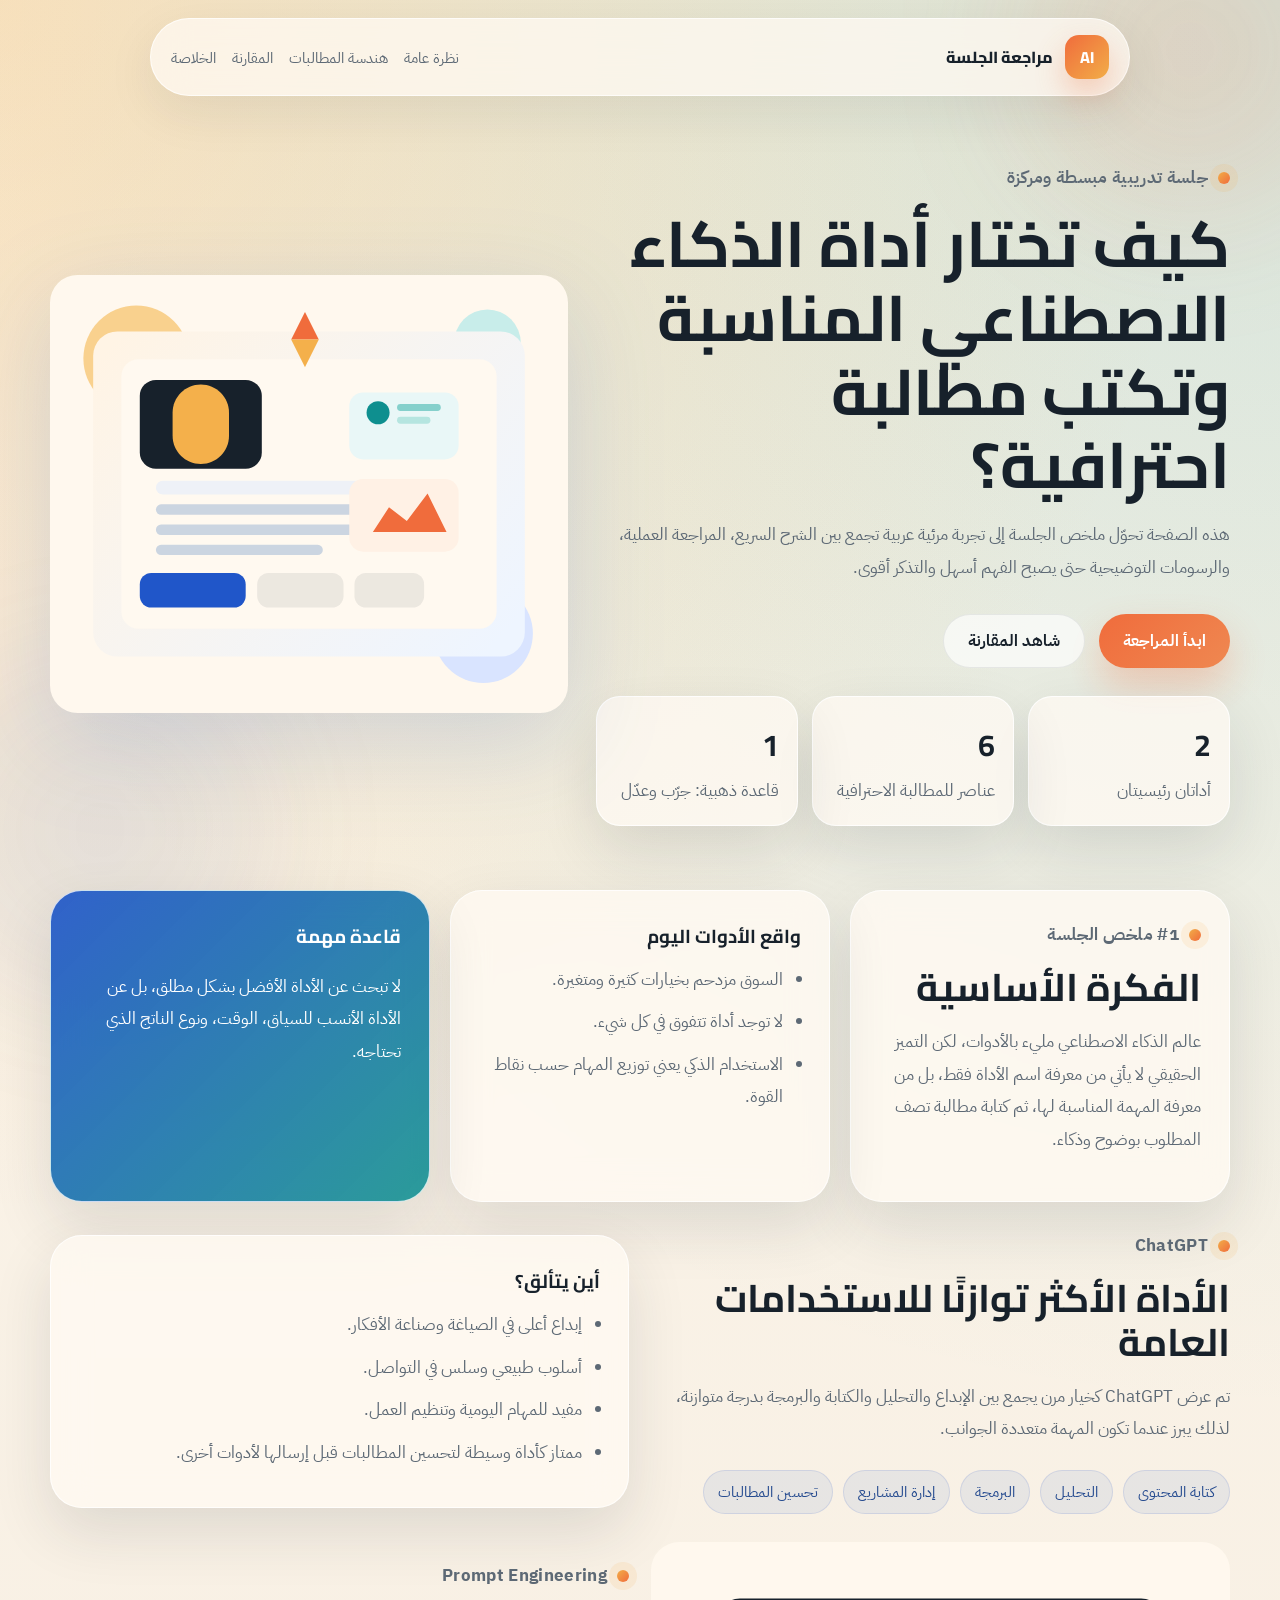
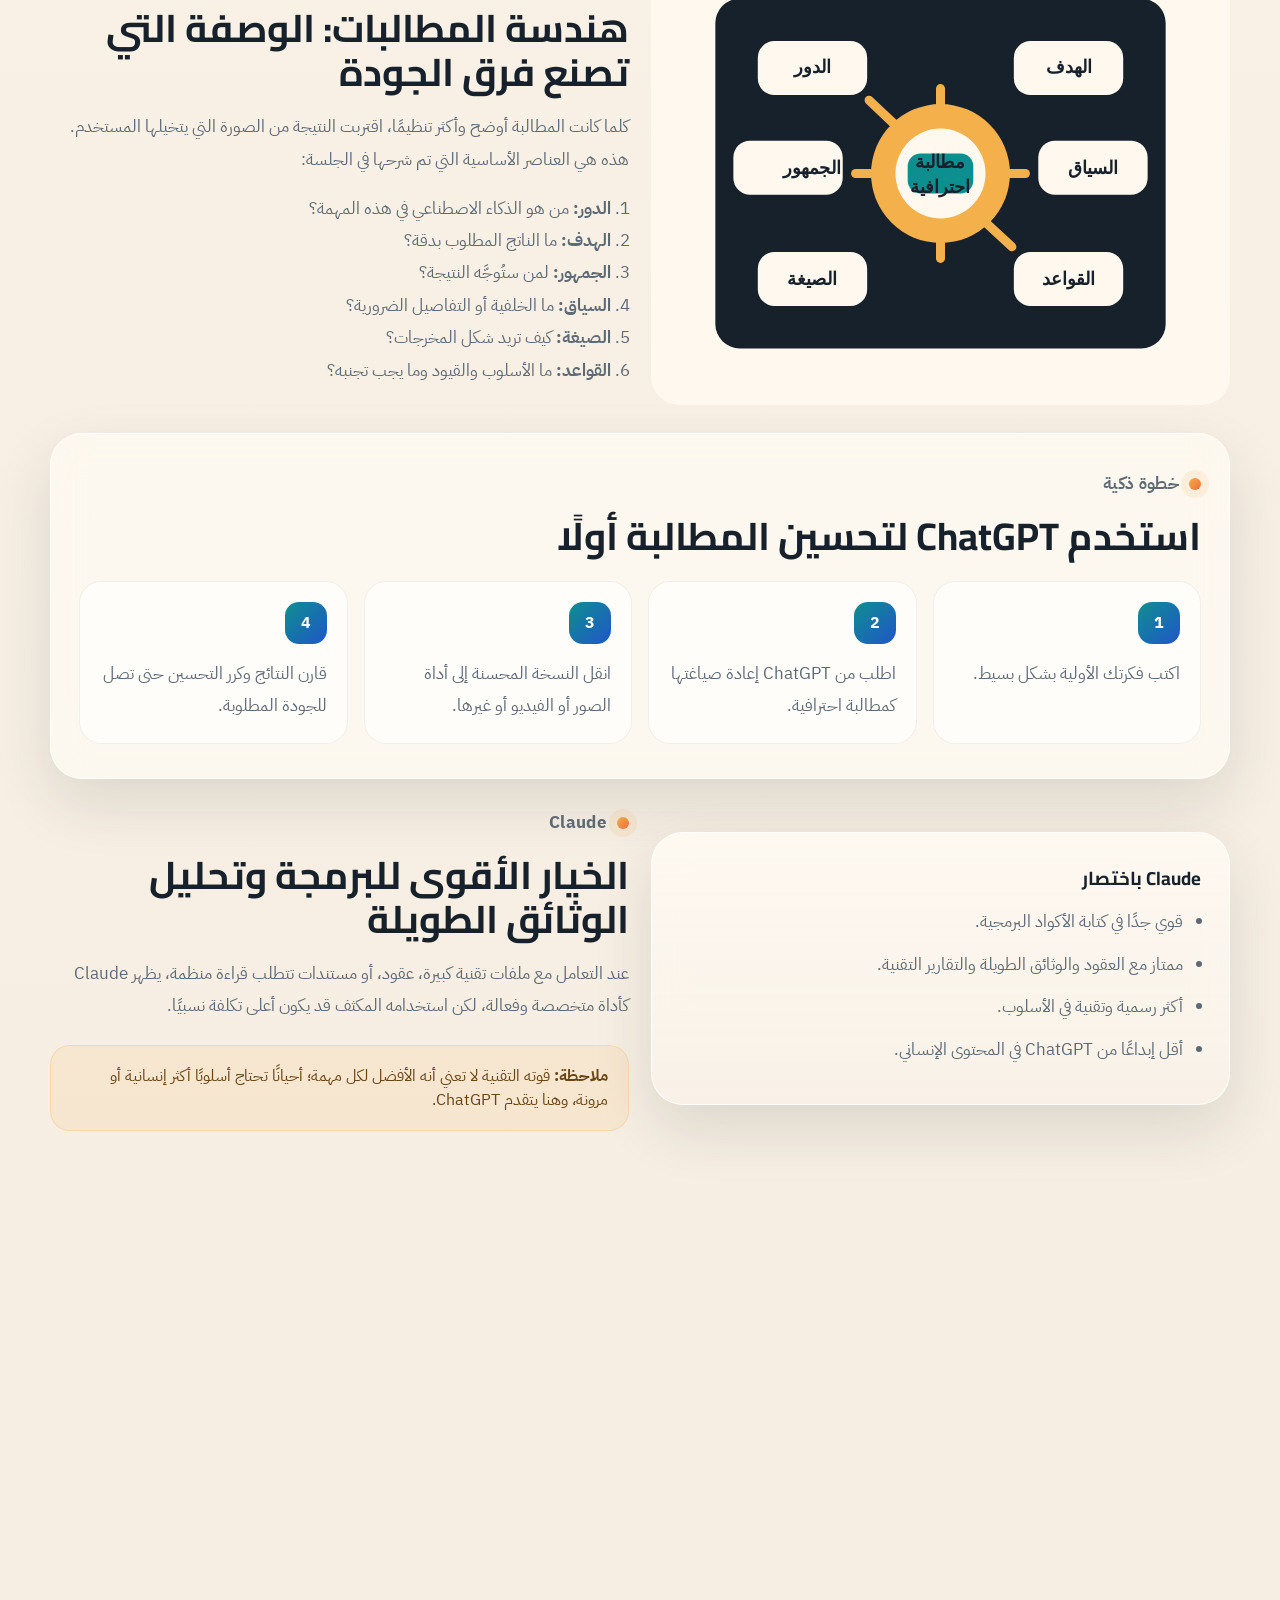
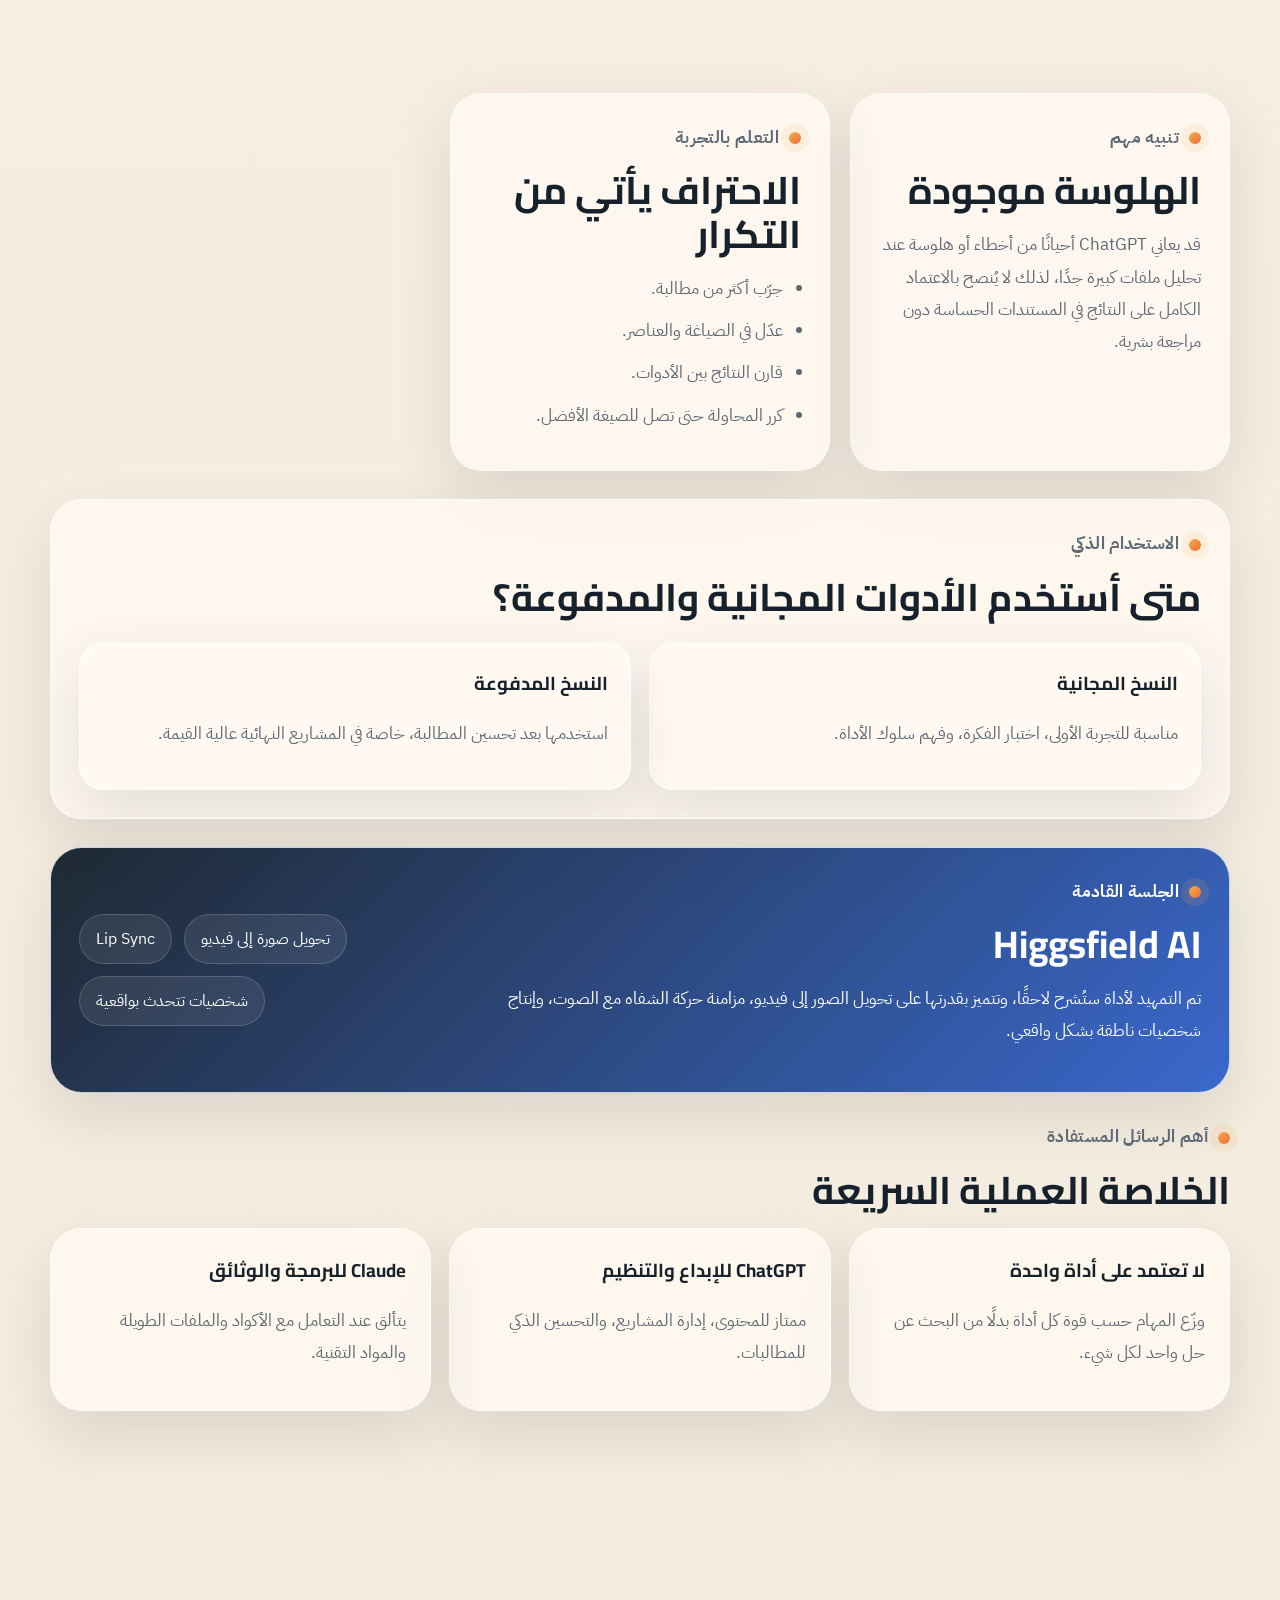
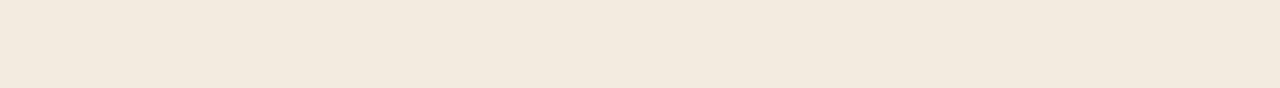
<file: index.html>
<!DOCTYPE html>
<html lang="ar" dir="rtl">
  <head>
    <meta charset="UTF-8" />
    <meta name="viewport" content="width=device-width, initial-scale=1.0" />
    <title>مراجعة الجلسة | أدوات الذكاء الاصطناعي وهندسة المطالبات</title>
    <meta
      name="description"
      content="صفحة عربية تعليمية تشرح أهم أدوات الذكاء الاصطناعي الحالية، مقارنة بين ChatGPT وClaude، وأساسيات هندسة المطالبات."
    />
    <link rel="preconnect" href="https://fonts.googleapis.com" />
    <link rel="preconnect" href="https://fonts.gstatic.com" crossorigin />
    <link
      href="https://fonts.googleapis.com/css2?family=Cairo:wght@400;600;700;800&family=IBM+Plex+Sans+Arabic:wght@400;500;700&display=swap"
      rel="stylesheet"
    />
    <link rel="stylesheet" href="styles.css" />
  </head>
  <body>
    <div class="page-shell">
      <header class="topbar">
        <a class="brand" href="#hero">
          <span class="brand-mark">AI</span>
          <span>مراجعة الجلسة</span>
        </a>
        <nav class="topnav">
          <a href="#overview">نظرة عامة</a>
          <a href="#prompt">هندسة المطالبات</a>
          <a href="#comparison">المقارنة</a>
          <a href="#takeaways">الخلاصة</a>
        </nav>
      </header>

      <main>
        <section class="hero section" id="hero">
          <div class="hero-copy reveal">
            <p class="eyebrow">جلسة تدريبية مبسطة ومركزة</p>
            <h1>كيف تختار أداة الذكاء الاصطناعي المناسبة وتكتب مطالبة احترافية؟</h1>
            <p class="hero-text">
              هذه الصفحة تحوّل ملخص الجلسة إلى تجربة مرئية عربية تجمع بين
              الشرح السريع، المراجعة العملية، والرسومات التوضيحية حتى يصبح
              الفهم أسهل والتذكر أقوى.
            </p>
            <div class="hero-actions">
              <a class="button primary" href="#overview">ابدأ المراجعة</a>
              <a class="button secondary" href="#comparison">شاهد المقارنة</a>
            </div>
            <ul class="quick-stats">
              <li>
                <strong>2</strong>
                <span>أداتان رئيسيتان</span>
              </li>
              <li>
                <strong>6</strong>
                <span>عناصر للمطالبة الاحترافية</span>
              </li>
              <li>
                <strong>1</strong>
                <span>قاعدة ذهبية: جرّب وعدّل</span>
              </li>
            </ul>
          </div>
          <div class="hero-visual reveal">
            <img src="assets/hero-ai.svg" alt="رسم توضيحي لأدوات الذكاء الاصطناعي" />
          </div>
        </section>

        <section class="overview-grid section" id="overview">
          <article class="panel intro-card reveal">
            <p class="section-tag">#1 ملخص الجلسة</p>
            <h2>الفكرة الأساسية</h2>
            <p>
              عالم الذكاء الاصطناعي مليء بالأدوات، لكن التميز الحقيقي لا يأتي من
              معرفة اسم الأداة فقط، بل من معرفة المهمة المناسبة لها، ثم كتابة
              مطالبة تصف المطلوب بوضوح وذكاء.
            </p>
          </article>

          <article class="panel reveal">
            <h3>واقع الأدوات اليوم</h3>
            <ul class="check-list">
              <li>السوق مزدحم بخيارات كثيرة ومتغيرة.</li>
              <li>لا توجد أداة تتفوق في كل شيء.</li>
              <li>الاستخدام الذكي يعني توزيع المهام حسب نقاط القوة.</li>
            </ul>
          </article>

          <article class="panel highlight reveal">
            <h3>قاعدة مهمة</h3>
            <p>
              لا تبحث عن الأداة الأفضل بشكل مطلق، بل عن الأداة الأنسب للسياق،
              الوقت، ونوع الناتج الذي تحتاجه.
            </p>
          </article>
        </section>

        <section class="section split-section" id="chatgpt">
          <div class="section-copy reveal">
            <p class="section-tag">ChatGPT</p>
            <h2>الأداة الأكثر توازنًا للاستخدامات العامة</h2>
            <p>
              تم عرض ChatGPT كخيار مرن يجمع بين الإبداع والتحليل والكتابة
              والبرمجة بدرجة متوازنة، لذلك يبرز عندما تكون المهمة متعددة
              الجوانب.
            </p>
            <div class="pill-row">
              <span class="pill">كتابة المحتوى</span>
              <span class="pill">التحليل</span>
              <span class="pill">البرمجة</span>
              <span class="pill">إدارة المشاريع</span>
              <span class="pill">تحسين المطالبات</span>
            </div>
          </div>
          <div class="feature-card reveal">
            <h3>أين يتألق؟</h3>
            <ul class="check-list">
              <li>إبداع أعلى في الصياغة وصناعة الأفكار.</li>
              <li>أسلوب طبيعي وسلس في التواصل.</li>
              <li>مفيد للمهام اليومية وتنظيم العمل.</li>
              <li>ممتاز كأداة وسيطة لتحسين المطالبات قبل إرسالها لأدوات أخرى.</li>
            </ul>
          </div>
        </section>

        <section class="section prompt-section" id="prompt">
          <div class="prompt-visual reveal">
            <img
              src="assets/prompt-architecture.svg"
              alt="رسم يشرح عناصر كتابة المطالبة الاحترافية"
            />
          </div>
          <div class="prompt-copy reveal">
            <p class="section-tag">Prompt Engineering</p>
            <h2>هندسة المطالبات: الوصفة التي تصنع فرق الجودة</h2>
            <p>
              كلما كانت المطالبة أوضح وأكثر تنظيمًا، اقتربت النتيجة من الصورة
              التي يتخيلها المستخدم. هذه هي العناصر الأساسية التي تم شرحها في
              الجلسة:
            </p>
            <ol class="steps">
              <li><strong>الدور:</strong> من هو الذكاء الاصطناعي في هذه المهمة؟</li>
              <li><strong>الهدف:</strong> ما الناتج المطلوب بدقة؟</li>
              <li><strong>الجمهور:</strong> لمن ستُوجَّه النتيجة؟</li>
              <li><strong>السياق:</strong> ما الخلفية أو التفاصيل الضرورية؟</li>
              <li><strong>الصيغة:</strong> كيف تريد شكل المخرجات؟</li>
              <li><strong>القواعد:</strong> ما الأسلوب والقيود وما يجب تجنبه؟</li>
            </ol>
          </div>
        </section>

        <section class="section panel workflow reveal">
          <div class="workflow-header">
            <p class="section-tag">خطوة ذكية</p>
            <h2>استخدم ChatGPT لتحسين المطالبة أولًا</h2>
          </div>
          <div class="workflow-track">
            <div class="workflow-step">
              <span>1</span>
              <p>اكتب فكرتك الأولية بشكل بسيط.</p>
            </div>
            <div class="workflow-step">
              <span>2</span>
              <p>اطلب من ChatGPT إعادة صياغتها كمطالبة احترافية.</p>
            </div>
            <div class="workflow-step">
              <span>3</span>
              <p>انقل النسخة المحسنة إلى أداة الصور أو الفيديو أو غيرها.</p>
            </div>
            <div class="workflow-step">
              <span>4</span>
              <p>قارن النتائج وكرر التحسين حتى تصل للجودة المطلوبة.</p>
            </div>
          </div>
        </section>

        <section class="section split-section alt" id="claude">
          <div class="feature-card reveal">
            <h3>Claude باختصار</h3>
            <ul class="check-list">
              <li>قوي جدًا في كتابة الأكواد البرمجية.</li>
              <li>ممتاز مع العقود والوثائق الطويلة والتقارير التقنية.</li>
              <li>أكثر رسمية وتقنية في الأسلوب.</li>
              <li>أقل إبداعًا من ChatGPT في المحتوى الإنساني.</li>
            </ul>
          </div>
          <div class="section-copy reveal">
            <p class="section-tag">Claude</p>
            <h2>الخيار الأقوى للبرمجة وتحليل الوثائق الطويلة</h2>
            <p>
              عند التعامل مع ملفات تقنية كبيرة، عقود، أو مستندات تتطلب قراءة
              منظمة، يظهر Claude كأداة متخصصة وفعالة، لكن استخدامه المكثف قد
              يكون أعلى تكلفة نسبيًا.
            </p>
            <div class="note-box">
              <strong>ملاحظة:</strong>
              قوته التقنية لا تعني أنه الأفضل لكل مهمة؛ أحيانًا تحتاج أسلوبًا
              أكثر إنسانية أو مرونة، وهنا يتقدم ChatGPT.
            </div>
          </div>
        </section>

        <section class="section comparison-section" id="comparison">
          <div class="comparison-copy reveal">
            <p class="section-tag">مقارنة سريعة</p>
            <h2>ChatGPT أم Claude؟</h2>
            <p>
              المقارنة هنا ليست لتحديد فائز مطلق، بل لمساعدتك على اختيار الأداة
              حسب نوع العمل المطلوب.
            </p>
            <div class="comparison-table">
              <div class="table-head">ChatGPT</div>
              <div class="table-head">Claude</div>
              <div>أكثر إبداعًا</div>
              <div>أقوى في البرمجة</div>
              <div>متوازن بين الكتابة والتحليل</div>
              <div>ممتاز في تحليل الوثائق الطويلة</div>
              <div>مناسب لإدارة المشاريع</div>
              <div>مناسب للعقود والملفات التقنية</div>
              <div>أسلوب طبيعي وسلس</div>
              <div>أسلوب رسمي وتقني</div>
            </div>
          </div>
          <div class="comparison-visual reveal">
            <img
              src="assets/tools-comparison.svg"
              alt="رسم توضيحي للمقارنة بين ChatGPT وClaude"
            />
          </div>
        </section>

        <section class="section caution-grid">
          <article class="panel caution reveal">
            <p class="section-tag">تنبيه مهم</p>
            <h2>الهلوسة موجودة</h2>
            <p>
              قد يعاني ChatGPT أحيانًا من أخطاء أو هلوسة عند تحليل ملفات كبيرة
              جدًا، لذلك لا يُنصح بالاعتماد الكامل على النتائج في المستندات
              الحساسة دون مراجعة بشرية.
            </p>
          </article>
          <article class="panel reveal">
            <p class="section-tag">التعلم بالتجربة</p>
            <h2>الاحتراف يأتي من التكرار</h2>
            <ul class="check-list">
              <li>جرّب أكثر من مطالبة.</li>
              <li>عدّل في الصياغة والعناصر.</li>
              <li>قارن النتائج بين الأدوات.</li>
              <li>كرر المحاولة حتى تصل للصيغة الأفضل.</li>
            </ul>
          </article>
        </section>

        <section class="section pricing-section panel reveal">
          <div class="workflow-header">
            <p class="section-tag">الاستخدام الذكي</p>
            <h2>متى أستخدم الأدوات المجانية والمدفوعة؟</h2>
          </div>
          <div class="dual-cards">
            <div class="mini-card">
              <h3>النسخ المجانية</h3>
              <p>مناسبة للتجربة الأولى، اختبار الفكرة، وفهم سلوك الأداة.</p>
            </div>
            <div class="mini-card">
              <h3>النسخ المدفوعة</h3>
              <p>استخدمها بعد تحسين المطالبة، خاصة في المشاريع النهائية عالية القيمة.</p>
            </div>
          </div>
        </section>

        <section class="section future-section reveal">
          <div class="future-copy">
            <p class="section-tag">الجلسة القادمة</p>
            <h2>Higgsfield AI</h2>
            <p>
              تم التمهيد لأداة ستُشرح لاحقًا، وتتميز بقدرتها على تحويل الصور إلى
              فيديو، مزامنة حركة الشفاه مع الصوت، وإنتاج شخصيات ناطقة بشكل
              واقعي.
            </p>
          </div>
          <div class="future-badges">
            <span>تحويل صورة إلى فيديو</span>
            <span>Lip Sync</span>
            <span>شخصيات تتحدث بواقعية</span>
          </div>
        </section>

        <section class="section takeaways-section" id="takeaways">
          <div class="takeaways-header reveal">
            <p class="section-tag">أهم الرسائل المستفادة</p>
            <h2>الخلاصة العملية السريعة</h2>
          </div>
          <div class="takeaways-grid">
            <article class="takeaway reveal">
              <h3>لا تعتمد على أداة واحدة</h3>
              <p>وزّع المهام حسب قوة كل أداة بدلًا من البحث عن حل واحد لكل شيء.</p>
            </article>
            <article class="takeaway reveal">
              <h3>ChatGPT للإبداع والتنظيم</h3>
              <p>ممتاز للمحتوى، إدارة المشاريع، والتحسين الذكي للمطالبات.</p>
            </article>
            <article class="takeaway reveal">
              <h3>Claude للبرمجة والوثائق</h3>
              <p>يتألق عند التعامل مع الأكواد والملفات الطويلة والمواد التقنية.</p>
            </article>
            <article class="takeaway reveal">
              <h3>الجودة تبدأ من المطالبة</h3>
              <p>كلما كانت المطالبة أوضح، كانت النتيجة أقرب لما تريده بالفعل.</p>
            </article>
            <article class="takeaway reveal">
              <h3>التجربة جزء من التعلم</h3>
              <p>التكرار والمقارنة والتعديل هي الطريق الطبيعي للاحتراف.</p>
            </article>
            <article class="takeaway reveal">
              <h3>راجع المعلومات الحساسة</h3>
              <p>خصوصًا عند تحليل ملفات كبيرة أو اتخاذ قرارات مهمة بناءً على المخرجات.</p>
            </article>
          </div>
        </section>
      </main>
    </div>

    <button class="back-to-top" type="button" aria-label="العودة إلى الأعلى">↑</button>
    <script src="script.js"></script>
  </body>
</html>
</file>
<file: styles.css>
:root {
  --bg: #f6efe4;
  --bg-soft: #fffaf3;
  --panel: rgba(255, 250, 243, 0.78);
  --panel-strong: #fffaf1;
  --ink: #17212b;
  --muted: #5d6975;
  --line: rgba(23, 33, 43, 0.08);
  --gold: #f2ad48;
  --orange: #f06c3c;
  --teal: #0e8f8f;
  --blue: #2056c9;
  --shadow: 0 24px 60px rgba(29, 40, 53, 0.12);
  --radius-xl: 32px;
  --radius-lg: 24px;
  --radius-md: 18px;
  --container: min(1180px, calc(100% - 32px));
}

* {
  box-sizing: border-box;
}

html {
  scroll-behavior: smooth;
}

body {
  margin: 0;
  font-family: "IBM Plex Sans Arabic", sans-serif;
  color: var(--ink);
  background:
    radial-gradient(circle at top left, rgba(242, 173, 72, 0.28), transparent 24%),
    radial-gradient(circle at top right, rgba(14, 143, 143, 0.16), transparent 28%),
    linear-gradient(180deg, #fcf5ea 0%, #f7efe3 45%, #f3ecdf 100%);
  min-height: 100vh;
}

body::before,
body::after {
  content: "";
  position: fixed;
  inset: auto;
  width: 340px;
  height: 340px;
  border-radius: 50%;
  filter: blur(70px);
  z-index: -2;
  opacity: 0.55;
}

body::before {
  top: -120px;
  right: -80px;
  background: rgba(240, 108, 60, 0.26);
}

body::after {
  bottom: -100px;
  left: -70px;
  background: rgba(32, 86, 201, 0.16);
}

img {
  max-width: 100%;
  display: block;
}

a {
  color: inherit;
  text-decoration: none;
}

.page-shell {
  width: var(--container);
  margin: 0 auto;
  padding-bottom: 48px;
}

.topbar {
  position: sticky;
  top: 18px;
  z-index: 30;
  display: flex;
  align-items: center;
  justify-content: space-between;
  gap: 24px;
  width: min(980px, 100%);
  margin: 18px auto 28px;
  padding: 16px 20px;
  background: rgba(255, 250, 243, 0.74);
  border: 1px solid rgba(255, 255, 255, 0.7);
  border-radius: 999px;
  backdrop-filter: blur(18px);
  box-shadow: 0 16px 50px rgba(29, 40, 53, 0.08);
}

.brand {
  display: inline-flex;
  align-items: center;
  gap: 12px;
  font-family: "Cairo", sans-serif;
  font-weight: 800;
}

.brand-mark {
  width: 44px;
  height: 44px;
  display: grid;
  place-items: center;
  border-radius: 14px;
  background: linear-gradient(135deg, var(--orange), var(--gold));
  color: white;
  box-shadow: 0 14px 30px rgba(240, 108, 60, 0.3);
}

.topnav {
  display: flex;
  flex-wrap: wrap;
  gap: 16px;
  color: var(--muted);
  font-size: 0.96rem;
}

.topnav a:hover {
  color: var(--ink);
}

.section {
  margin-bottom: 28px;
}

.hero {
  display: grid;
  grid-template-columns: 1.1fr 0.9fr;
  gap: 28px;
  align-items: center;
  min-height: 82vh;
  padding: 18px 0 16px;
}

.eyebrow,
.section-tag {
  display: inline-flex;
  align-items: center;
  gap: 10px;
  margin: 0 0 14px;
  color: var(--teal);
  font-weight: 700;
  letter-spacing: 0.02em;
}

.eyebrow::before,
.section-tag::before {
  content: "";
  width: 12px;
  height: 12px;
  border-radius: 50%;
  background: linear-gradient(135deg, var(--gold), var(--orange));
  box-shadow: 0 0 0 8px rgba(242, 173, 72, 0.12);
}

.hero h1,
.section h2 {
  margin: 0 0 16px;
  font-family: "Cairo", sans-serif;
  line-height: 1.15;
}

.hero h1 {
  font-size: clamp(2.4rem, 5vw, 4.7rem);
}

.section h2 {
  font-size: clamp(1.7rem, 3vw, 2.8rem);
}

.hero-text,
.section p,
.section li {
  font-size: 1.04rem;
  line-height: 1.95;
  color: var(--muted);
}

.hero-actions {
  display: flex;
  flex-wrap: wrap;
  gap: 14px;
  margin: 30px 0 28px;
}

.button {
  display: inline-flex;
  align-items: center;
  justify-content: center;
  min-height: 54px;
  padding: 0 24px;
  border-radius: 999px;
  font-weight: 700;
  transition: transform 180ms ease, box-shadow 180ms ease, background 180ms ease;
}

.button:hover {
  transform: translateY(-2px);
}

.button.primary {
  color: white;
  background: linear-gradient(135deg, var(--orange), #ef8851);
  box-shadow: 0 18px 36px rgba(240, 108, 60, 0.28);
}

.button.secondary {
  background: rgba(255, 255, 255, 0.64);
  border: 1px solid rgba(23, 33, 43, 0.08);
}

.quick-stats {
  display: grid;
  grid-template-columns: repeat(3, minmax(0, 1fr));
  gap: 14px;
  list-style: none;
  padding: 0;
  margin: 0;
}

.quick-stats li,
.takeaway,
.mini-card {
  background: rgba(255, 250, 243, 0.74);
  border: 1px solid rgba(255, 255, 255, 0.82);
  box-shadow: var(--shadow);
  border-radius: var(--radius-lg);
}

.quick-stats li {
  padding: 18px;
}

.quick-stats strong {
  display: block;
  font-size: 1.9rem;
  font-family: "Cairo", sans-serif;
  color: var(--ink);
}

.quick-stats span {
  color: var(--muted);
}

.hero-visual {
  position: relative;
}

.hero-visual img {
  width: 100%;
  filter: drop-shadow(0 28px 48px rgba(32, 86, 201, 0.16));
}

.overview-grid,
.caution-grid {
  display: grid;
  grid-template-columns: repeat(3, minmax(0, 1fr));
  gap: 20px;
}

.panel,
.feature-card,
.takeaway,
.future-section {
  position: relative;
  overflow: hidden;
  background: var(--panel);
  border: 1px solid rgba(255, 255, 255, 0.76);
  border-radius: var(--radius-xl);
  box-shadow: var(--shadow);
  backdrop-filter: blur(18px);
}

.panel,
.feature-card,
.future-section {
  padding: 28px;
}

.highlight {
  background:
    linear-gradient(135deg, rgba(32, 86, 201, 0.92), rgba(14, 143, 143, 0.88));
  color: white;
}

.highlight p,
.highlight h3 {
  color: white;
}

.split-section,
.comparison-section,
.prompt-section {
  display: grid;
  grid-template-columns: repeat(2, minmax(0, 1fr));
  gap: 22px;
  align-items: center;
}

.split-section.alt .feature-card {
  background:
    linear-gradient(180deg, rgba(255, 250, 243, 0.86), rgba(248, 241, 232, 0.92));
}

.pill-row {
  display: flex;
  flex-wrap: wrap;
  gap: 10px;
  margin-top: 24px;
}

.pill {
  padding: 10px 14px;
  background: rgba(32, 86, 201, 0.08);
  border: 1px solid rgba(32, 86, 201, 0.12);
  border-radius: 999px;
  font-size: 0.95rem;
  color: #244a8f;
}

.check-list,
.steps {
  margin: 0;
  padding-right: 18px;
}

.check-list li {
  margin-bottom: 10px;
}

.workflow {
  padding-top: 34px;
  padding-bottom: 34px;
}

.workflow-track {
  display: grid;
  grid-template-columns: repeat(4, minmax(0, 1fr));
  gap: 16px;
  margin-top: 22px;
}

.workflow-step {
  padding: 20px;
  border-radius: 22px;
  background: rgba(255, 255, 255, 0.58);
  border: 1px solid rgba(23, 33, 43, 0.06);
}

.workflow-step span {
  display: inline-grid;
  place-items: center;
  width: 42px;
  height: 42px;
  border-radius: 14px;
  background: linear-gradient(135deg, var(--teal), var(--blue));
  color: white;
  font-weight: 700;
}

.workflow-step p {
  margin: 14px 0 0;
}

.note-box {
  margin-top: 22px;
  padding: 18px 20px;
  border-radius: 20px;
  background: rgba(242, 173, 72, 0.12);
  border: 1px solid rgba(242, 173, 72, 0.24);
  color: #684415;
}

.comparison-table {
  display: grid;
  grid-template-columns: repeat(2, minmax(0, 1fr));
  overflow: hidden;
  margin-top: 22px;
  border-radius: 26px;
  border: 1px solid var(--line);
}

.comparison-table > div {
  padding: 18px 20px;
  background: rgba(255, 255, 255, 0.56);
  border-bottom: 1px solid var(--line);
}

.comparison-table > div:nth-child(4n + 3),
.comparison-table > div:nth-child(4n + 4) {
  background: rgba(246, 239, 228, 0.7);
}

.comparison-table > div:nth-last-child(-n + 2) {
  border-bottom: 0;
}

.table-head {
  font-family: "Cairo", sans-serif;
  font-weight: 800;
  color: white;
  background: linear-gradient(135deg, var(--orange), var(--teal)) !important;
}

.dual-cards,
.takeaways-grid {
  display: grid;
  gap: 18px;
}

.dual-cards {
  grid-template-columns: repeat(2, minmax(0, 1fr));
  margin-top: 24px;
}

.mini-card {
  padding: 22px;
}

.future-section {
  display: flex;
  align-items: center;
  justify-content: space-between;
  gap: 20px;
  background:
    linear-gradient(135deg, rgba(22, 33, 43, 0.96), rgba(32, 86, 201, 0.88));
  color: white;
}

.future-section p,
.future-section h2 {
  color: white;
}

.future-badges {
  display: flex;
  flex-wrap: wrap;
  gap: 12px;
  justify-content: flex-end;
}

.future-badges span {
  padding: 12px 16px;
  border: 1px solid rgba(255, 255, 255, 0.16);
  border-radius: 999px;
  background: rgba(255, 255, 255, 0.08);
}

.takeaways-grid {
  grid-template-columns: repeat(3, minmax(0, 1fr));
}

.takeaway {
  padding: 24px;
}

.takeaway h3,
.panel h3,
.feature-card h3,
.mini-card h3 {
  margin-top: 0;
  margin-bottom: 10px;
  font-family: "Cairo", sans-serif;
}

.back-to-top {
  position: fixed;
  left: 24px;
  bottom: 24px;
  width: 52px;
  height: 52px;
  border: 0;
  border-radius: 50%;
  background: linear-gradient(135deg, var(--orange), var(--gold));
  color: white;
  font-size: 1.5rem;
  cursor: pointer;
  box-shadow: 0 20px 30px rgba(240, 108, 60, 0.28);
  opacity: 0;
  visibility: hidden;
  transform: translateY(12px);
  transition: all 180ms ease;
}

.back-to-top.show {
  opacity: 1;
  visibility: visible;
  transform: translateY(0);
}

.reveal {
  opacity: 0;
  transform: translateY(30px);
  transition: opacity 650ms ease, transform 650ms ease;
}

.reveal.visible {
  opacity: 1;
  transform: translateY(0);
}

@media (max-width: 980px) {
  .hero,
  .split-section,
  .comparison-section,
  .prompt-section,
  .overview-grid,
  .caution-grid,
  .takeaways-grid,
  .workflow-track,
  .dual-cards {
    grid-template-columns: 1fr;
  }

  .hero {
    min-height: unset;
    padding-top: 24px;
  }

  .future-section {
    flex-direction: column;
    align-items: flex-start;
  }
}

@media (max-width: 760px) {
  .topbar {
    position: static;
    flex-direction: column;
    align-items: flex-start;
    border-radius: 28px;
  }

  .topnav {
    gap: 12px;
  }

  .hero h1 {
    font-size: clamp(2.1rem, 11vw, 3.2rem);
  }

  .quick-stats {
    grid-template-columns: 1fr;
  }

  .panel,
  .feature-card,
  .future-section,
  .takeaway {
    padding: 22px;
  }
}
</file>
